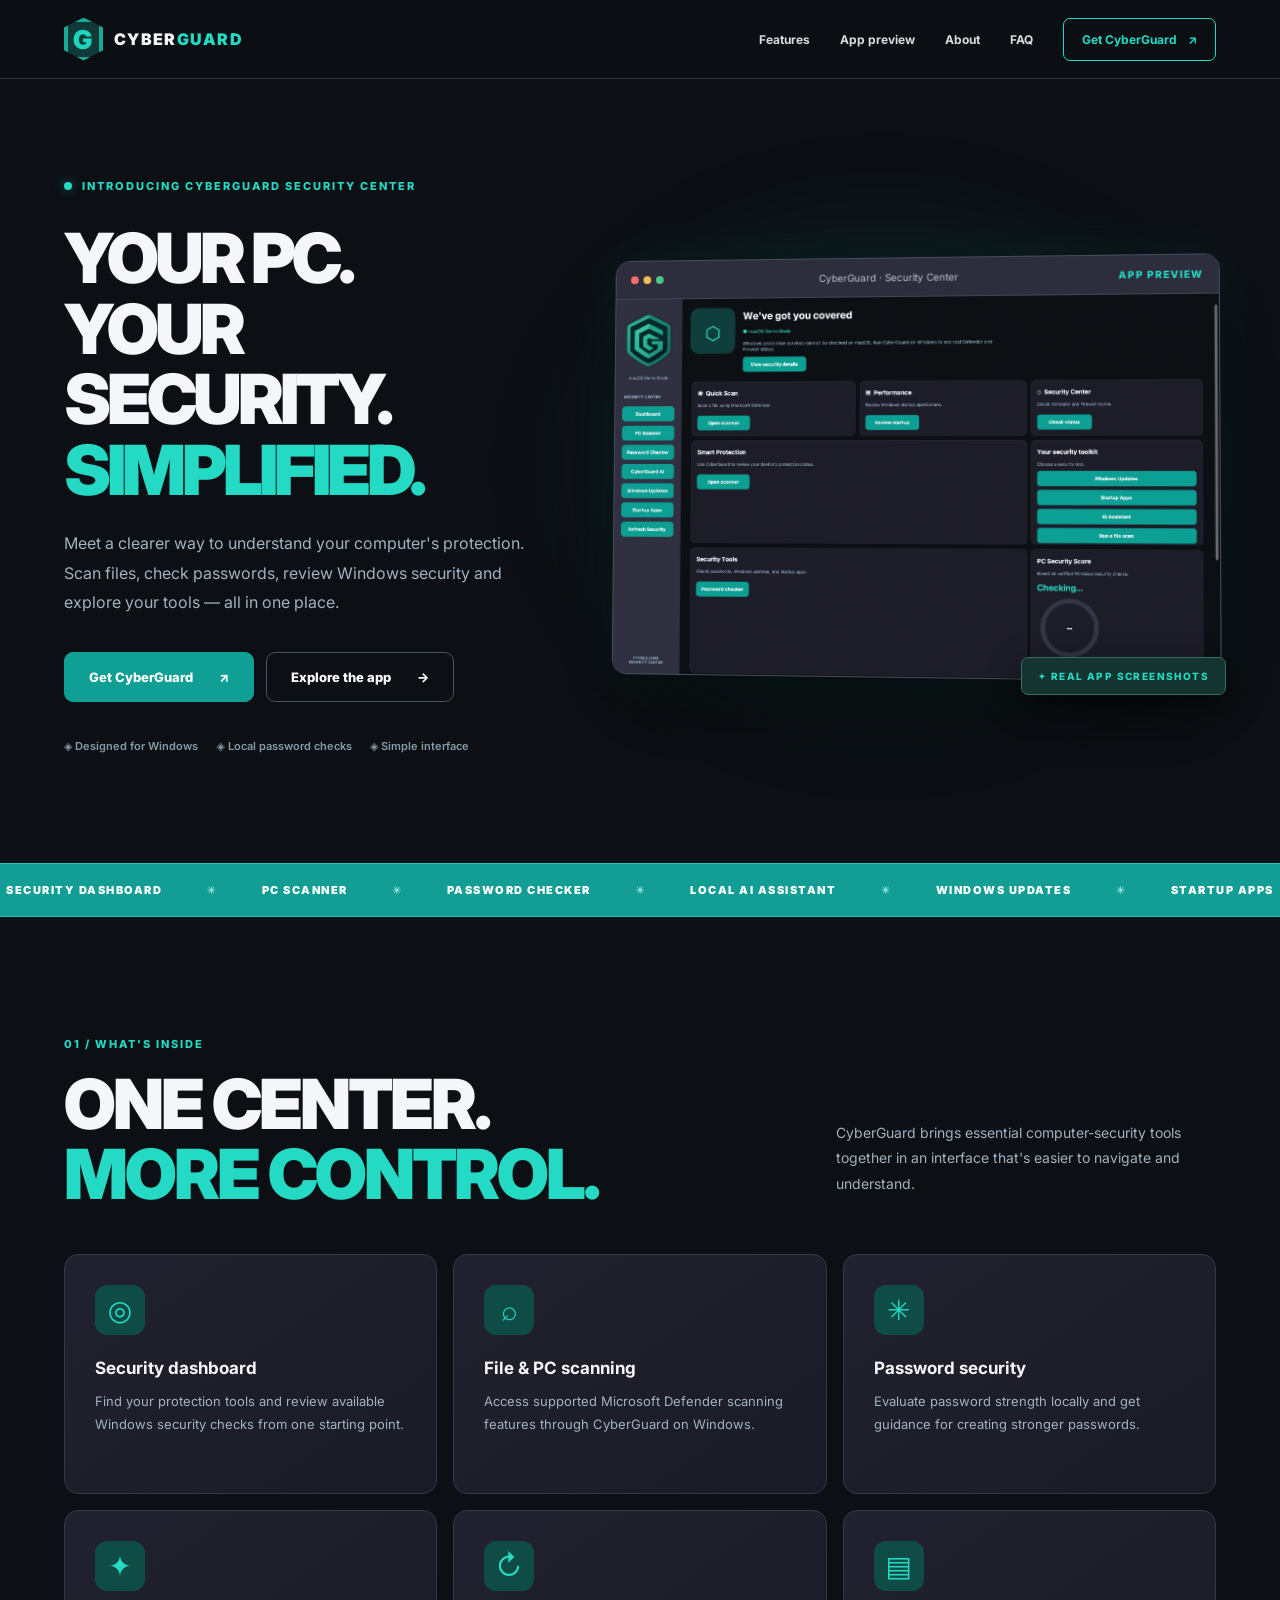
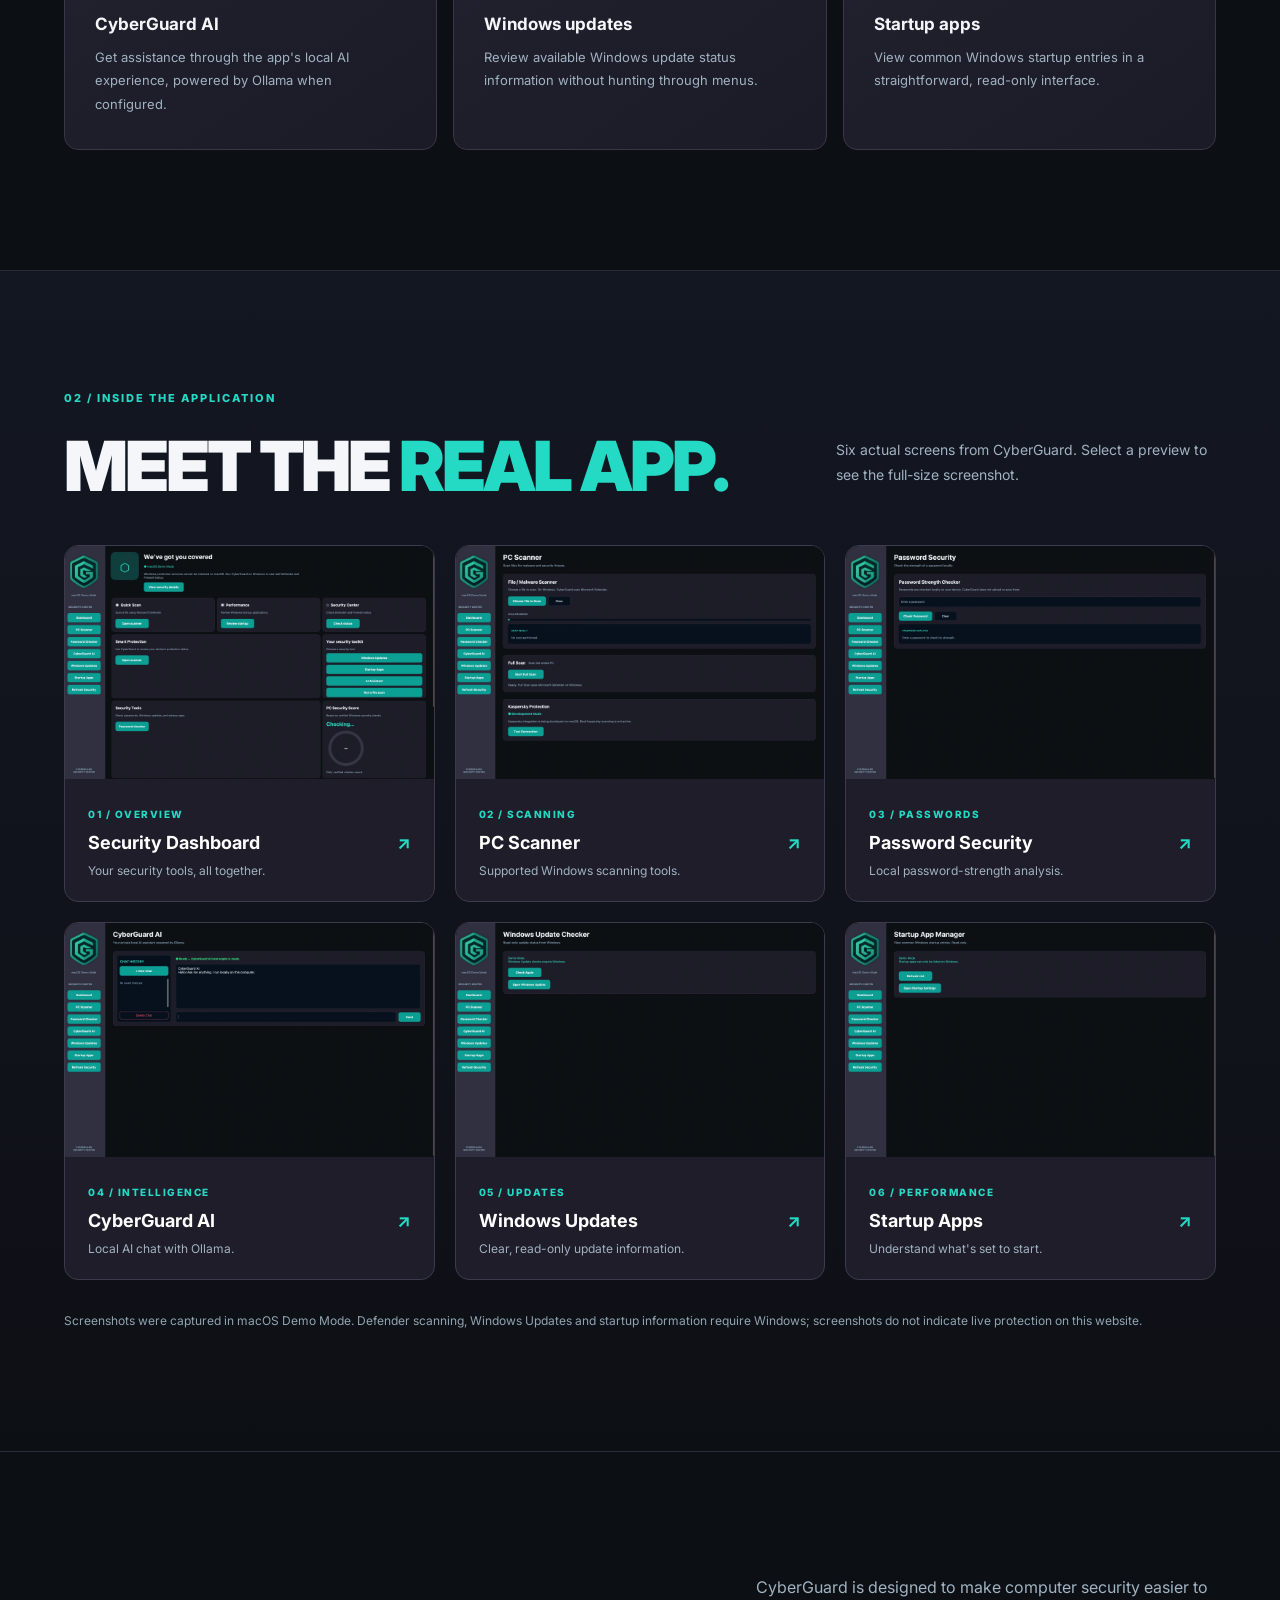
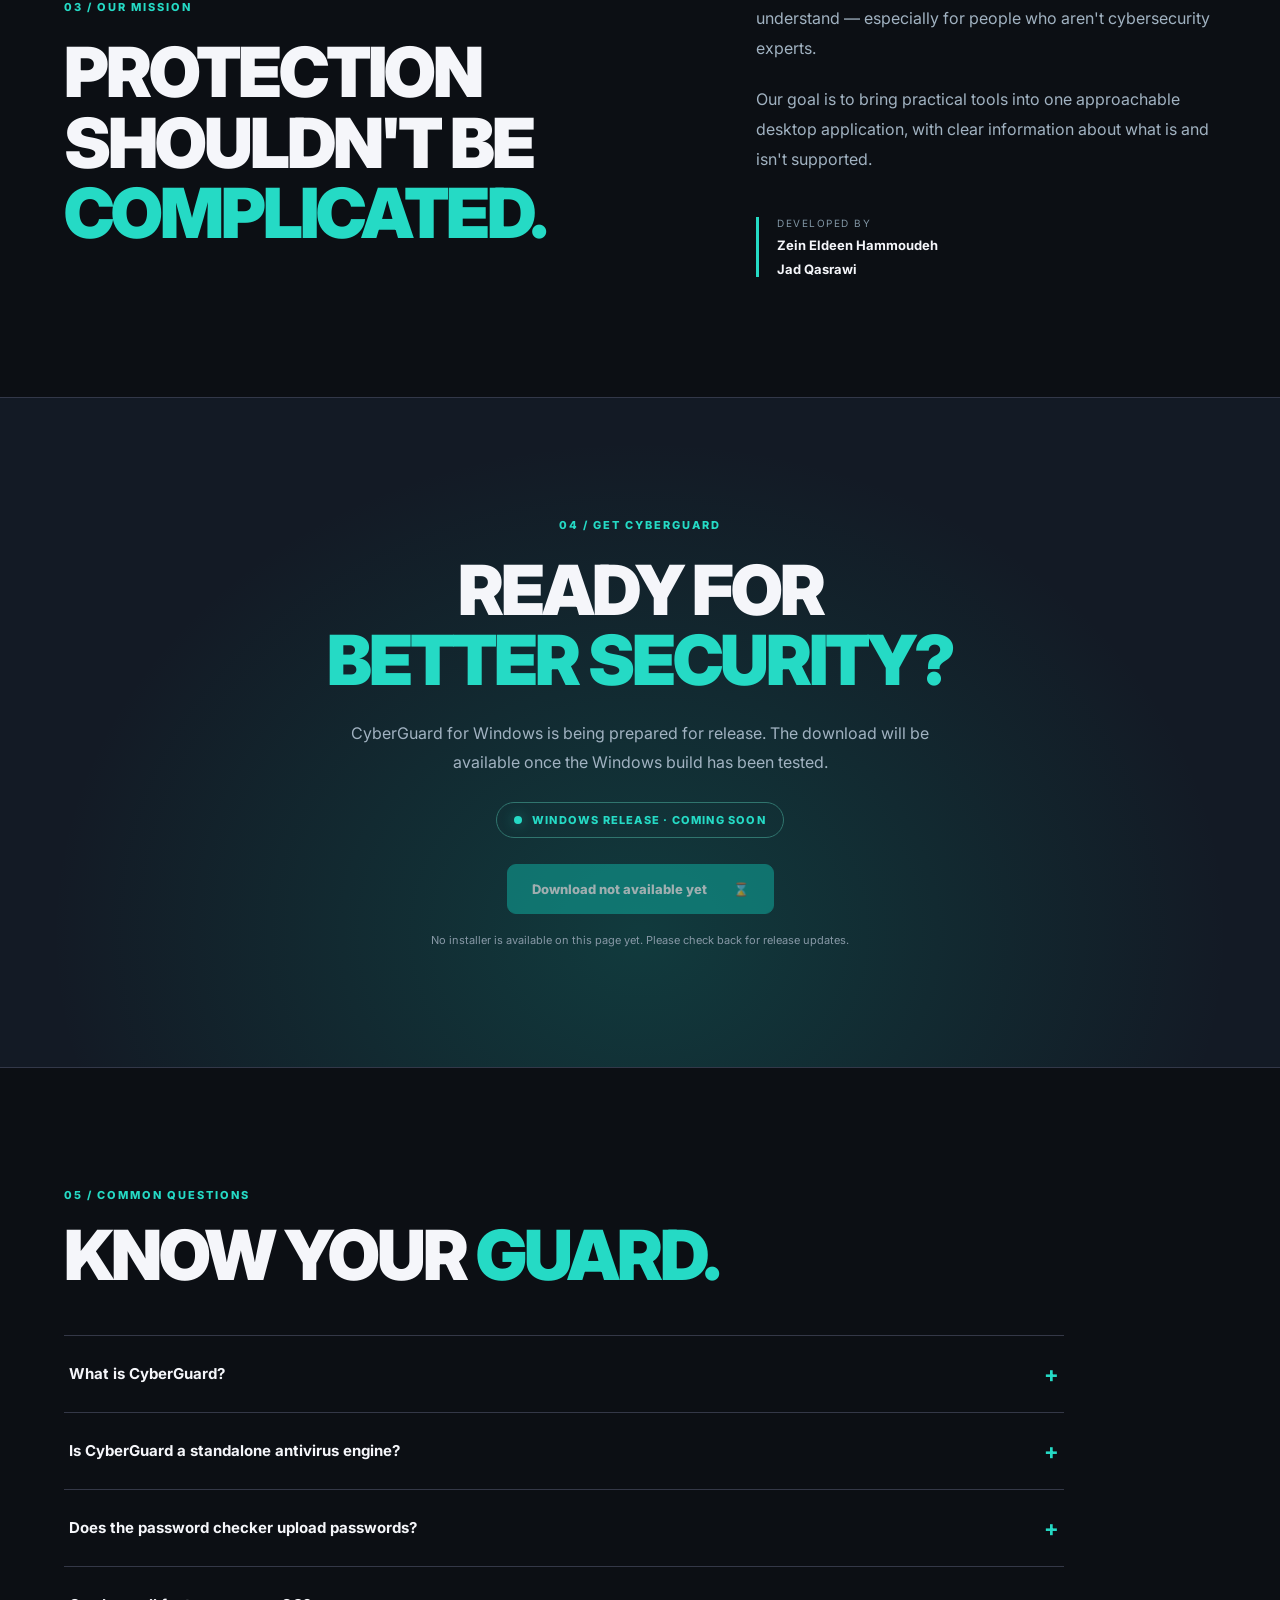
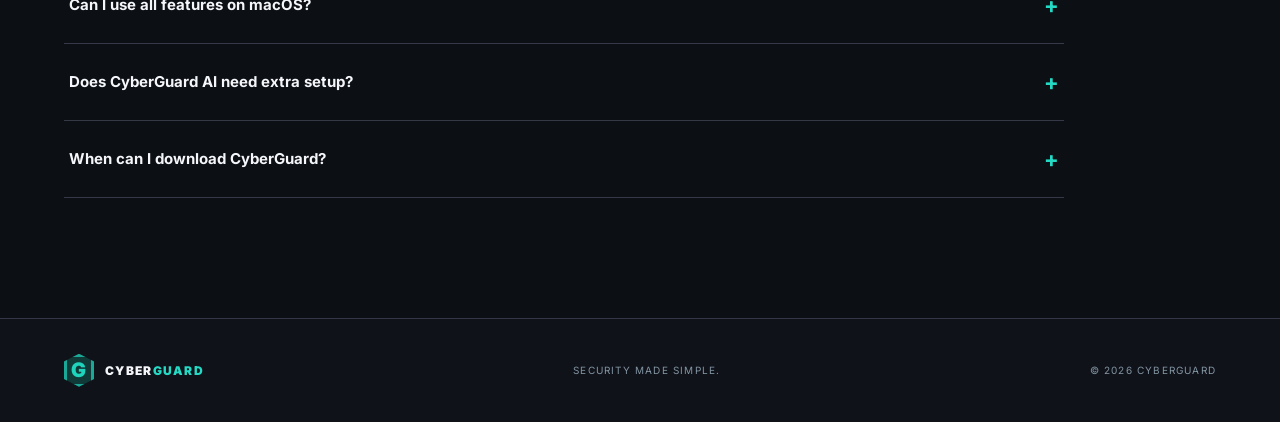
<file: index.html>
<!doctype html>
<html lang="en">
<head>
  <meta charset="utf-8"><meta name="viewport" content="width=device-width, initial-scale=1">
  <meta name="theme-color" content="#0c0f14"><meta name="description" content="Meet CyberGuard, a simple Windows security center with scanning, password checking, security insights and a local AI assistant.">
  <title>CyberGuard — Security made simple</title>
  <link rel="stylesheet" href="style.css"><script src="script.js" defer></script>
</head>
<body>
  <header class="site-header" id="top"><div class="nav-wrap">
    <a href="#top" class="brand" aria-label="CyberGuard home"><span class="brand-mark" aria-hidden="true">G</span><span>CYBER<span class="brand-accent">GUARD</span></span></a>
    <button class="menu-toggle" aria-label="Open navigation" aria-expanded="false" aria-controls="primary-nav">☰</button>
    <nav id="primary-nav" aria-label="Main navigation"><a href="#features">Features</a><a href="#showcase">App preview</a><a href="#about">About</a><a href="#faq">FAQ</a><a class="nav-download" href="#download">Get CyberGuard <span>↗</span></a></nav>
  </div></header>
  <main>
    <section class="hero section-shell"><div class="hero-glow" aria-hidden="true"></div>
      <div class="hero-copy"><div class="eyebrow"><span class="status-dot"></span> INTRODUCING CYBERGUARD SECURITY CENTER</div>
        <h1>YOUR PC.<br>YOUR SECURITY.<br><span>SIMPLIFIED.</span></h1>
        <p class="hero-description">Meet a clearer way to understand your computer's protection. Scan files, check passwords, review Windows security and explore your tools — all in one place.</p>
        <div class="hero-actions"><a class="button primary" href="#download">Get CyberGuard <span>↗</span></a><a class="button secondary" href="#showcase">Explore the app <span>→</span></a></div>
        <div class="hero-meta"><span>◈ Designed for Windows</span><span>◈ Local password checks</span><span>◈ Simple interface</span></div>
      </div>
      <div class="hero-visual"><div class="window-chrome"><div class="window-bar"><span class="window-dots"><i></i><i></i><i></i></span><span>CyberGuard · Security Center</span><span class="window-label">APP PREVIEW</span></div><img src="assets/dashboard.webp" alt="Actual CyberGuard desktop dashboard with security cards and navigation" fetchpriority="high"></div><div class="float-tag">✦ REAL APP SCREENSHOTS</div></div>
    </section>
    <div class="ticker" aria-label="CyberGuard capabilities"><div>SECURITY DASHBOARD <b>✳</b> PC SCANNER <b>✳</b> PASSWORD CHECKER <b>✳</b> LOCAL AI ASSISTANT <b>✳</b> WINDOWS UPDATES <b>✳</b> STARTUP APPS</div></div>
    <section class="intro section-shell" id="features"><div class="section-label">01 / WHAT'S INSIDE</div><div class="section-heading"><h2>ONE CENTER.<br><span>MORE CONTROL.</span></h2><p>CyberGuard brings essential computer-security tools together in an interface that's easier to navigate and understand.</p></div>
      <div class="feature-grid"><article class="feature-card"><div class="feature-icon">◎</div><h3>Security dashboard</h3><p>Find your protection tools and review available Windows security checks from one starting point.</p></article><article class="feature-card"><div class="feature-icon">⌕</div><h3>File & PC scanning</h3><p>Access supported Microsoft Defender scanning features through CyberGuard on Windows.</p></article><article class="feature-card"><div class="feature-icon">✳</div><h3>Password security</h3><p>Evaluate password strength locally and get guidance for creating stronger passwords.</p></article><article class="feature-card"><div class="feature-icon">✦</div><h3>CyberGuard AI</h3><p>Get assistance through the app's local AI experience, powered by Ollama when configured.</p></article><article class="feature-card"><div class="feature-icon">↻</div><h3>Windows updates</h3><p>Review available Windows update status information without hunting through menus.</p></article><article class="feature-card"><div class="feature-icon">▤</div><h3>Startup apps</h3><p>View common Windows startup entries in a straightforward, read-only interface.</p></article></div>
    </section>
    <section class="showcase" id="showcase"><div class="section-shell"><div class="section-label">02 / INSIDE THE APPLICATION</div><div class="section-heading"><h2>MEET THE <span>REAL APP.</span></h2><p>Six actual screens from CyberGuard. Select a preview to see the full-size screenshot.</p></div>
      <div class="showcase-grid">
        <button class="screen-card featured" data-screen="dashboard" aria-label="View full-size dashboard screenshot"><div class="screen-image"><img src="assets/dashboard.webp" alt="CyberGuard dashboard screen" loading="lazy"></div><div class="screen-info"><span>01 / OVERVIEW</span><h3>Security Dashboard <b>↗</b></h3><p>Your security tools, all together.</p></div></button>
        <button class="screen-card" data-screen="scanner" aria-label="View full-size PC Scanner screenshot"><div class="screen-image"><img src="assets/scanner.webp" alt="CyberGuard PC scanner screen" loading="lazy"></div><div class="screen-info"><span>02 / SCANNING</span><h3>PC Scanner <b>↗</b></h3><p>Supported Windows scanning tools.</p></div></button>
        <button class="screen-card" data-screen="password" aria-label="View full-size password security screenshot"><div class="screen-image"><img src="assets/password.webp" alt="CyberGuard password strength checker screen" loading="lazy"></div><div class="screen-info"><span>03 / PASSWORDS</span><h3>Password Security <b>↗</b></h3><p>Local password-strength analysis.</p></div></button>
        <button class="screen-card" data-screen="ai" aria-label="View full-size CyberGuard AI screenshot"><div class="screen-image"><img src="assets/ai.webp" alt="CyberGuard AI chat screen" loading="lazy"></div><div class="screen-info"><span>04 / INTELLIGENCE</span><h3>CyberGuard AI <b>↗</b></h3><p>Local AI chat with Ollama.</p></div></button>
        <button class="screen-card" data-screen="updates" aria-label="View full-size Windows Updates screenshot"><div class="screen-image"><img src="assets/updates.webp" alt="CyberGuard Windows Update Checker screen" loading="lazy"></div><div class="screen-info"><span>05 / UPDATES</span><h3>Windows Updates <b>↗</b></h3><p>Clear, read-only update information.</p></div></button>
        <button class="screen-card" data-screen="startup" aria-label="View full-size Startup Apps screenshot"><div class="screen-image"><img src="assets/startup.webp" alt="CyberGuard Startup App Manager screen" loading="lazy"></div><div class="screen-info"><span>06 / PERFORMANCE</span><h3>Startup Apps <b>↗</b></h3><p>Understand what's set to start.</p></div></button>
      </div><p class="demo-note">Screenshots were captured in macOS Demo Mode. Defender scanning, Windows Updates and startup information require Windows; screenshots do not indicate live protection on this website.</p>
    </div></section>
    <section class="about section-shell" id="about"><div><div class="section-label">03 / OUR MISSION</div><h2>PROTECTION<br>SHOULDN'T BE<br><span>COMPLICATED.</span></h2></div><div class="about-side"><p>CyberGuard is designed to make computer security easier to understand — especially for people who aren't cybersecurity experts.</p><p>Our goal is to bring practical tools into one approachable desktop application, with clear information about what is and isn't supported.</p><div class="creator"><small>DEVELOPED BY</small><strong>Zein Eldeen Hammoudeh</strong><strong>Jad Qasrawi</strong></div></div></section>
    <section class="download-section" id="download"><div class="download-glow" aria-hidden="true"></div><div class="download-inner"><div class="section-label">04 / GET CYBERGUARD</div><h2>READY FOR<br><span>BETTER SECURITY?</span></h2><p>CyberGuard for Windows is being prepared for release. The download will be available once the Windows build has been tested.</p><div class="download-status"><span class="status-dot"></span> WINDOWS RELEASE · COMING SOON</div><button class="button primary disabled-download" type="button" disabled aria-disabled="true">Download not available yet <span>⌛</span></button><small>No installer is available on this page yet. Please check back for release updates.</small></div></section>
    <section class="faq section-shell" id="faq"><div class="section-label">05 / COMMON QUESTIONS</div><div class="section-heading"><h2>KNOW YOUR <span>GUARD.</span></h2></div><div class="faq-list"><details><summary>What is CyberGuard?<span>+</span></summary><p>CyberGuard is a desktop security center that brings scanning, password-strength checking, Windows status tools and an optional local AI assistant into one interface.</p></details><details><summary>Is CyberGuard a standalone antivirus engine?<span>+</span></summary><p>No. CyberGuard uses supported Microsoft Defender functionality for Windows scans. It is not a replacement for an antivirus engine.</p></details><details><summary>Does the password checker upload passwords?<span>+</span></summary><p>The app's password-strength checker is designed to run locally without uploading or saving the entered password.</p></details><details><summary>Can I use all features on macOS?<span>+</span></summary><p>No. The screenshots shown here were captured in macOS Demo Mode. Windows-specific security checks and scanning require Windows.</p></details><details><summary>Does CyberGuard AI need extra setup?<span>+</span></summary><p>The local AI assistant uses Ollama and requires the relevant local setup and model to be available.</p></details><details><summary>When can I download CyberGuard?<span>+</span></summary><p>The Windows installer is not yet published. The download section will be updated after testing is complete.</p></details></div></section>
  </main>
  <footer><div class="footer-inner"><a href="#top" class="brand"><span class="brand-mark">G</span><span>CYBER<span class="brand-accent">GUARD</span></span></a><span>SECURITY MADE SIMPLE.</span><span>© 2026 CYBERGUARD</span></div></footer>
  <dialog class="lightbox" id="lightbox" aria-label="App screenshot preview"><div class="lightbox-top"><strong id="lightbox-title">App preview</strong><button type="button" id="close-lightbox" aria-label="Close screenshot">✕</button></div><img id="lightbox-img" src="assets/dashboard.webp" alt="Full-size CyberGuard app screenshot"><div class="lightbox-bottom"><button type="button" id="prev-screen">← Previous</button><span id="lightbox-count">1 / 6</span><button type="button" id="next-screen">Next →</button></div></dialog>
</body></html>
</file>
<file: style.css>
@import url('https://fonts.googleapis.com/css2?family=Inter:wght@400;500;600;700;800;900&display=swap');
:root{--bg:#0c0f14;--card:#1e1d29;--card2:#242331;--line:#373747;--teal:#17b8a9;--bright:#25dac5;--text:#f5f6fa;--muted:#a1b2c1}*{box-sizing:border-box}html{scroll-behavior:smooth;scroll-padding-top:100px}body{margin:0;background:var(--bg);color:var(--text);font-family:Inter,system-ui,sans-serif;-webkit-font-smoothing:antialiased}button,a{font:inherit}a{color:inherit;text-decoration:none}button{cursor:pointer}button:focus-visible,a:focus-visible,summary:focus-visible{outline:3px solid var(--bright);outline-offset:4px}img{max-width:100%;display:block}.section-shell{max-width:1440px;margin:auto;padding-left:5vw;padding-right:5vw}.site-header{position:sticky;top:0;z-index:40;background:#0c0f14f2;border-bottom:1px solid #343341;backdrop-filter:blur(16px)}.nav-wrap{max-width:1540px;margin:auto;min-height:78px;padding:0 5vw;display:flex;align-items:center;justify-content:space-between;gap:30px}.brand{display:inline-flex;align-items:center;gap:11px;font-size:16px;font-weight:900;letter-spacing:1.3px;white-space:nowrap}.brand-accent{color:var(--bright)}.brand-mark{width:39px;height:43px;display:grid;place-items:center;color:#1fd4bc;font-weight:900;font-size:26px;border:4px solid #1aa996;clip-path:polygon(50% 0,100% 23%,100% 76%,50% 100%,0 76%,0 23%);background:#103a37}.site-header nav{display:flex;align-items:center;gap:30px}.site-header nav a{font-size:12px;font-weight:700;color:#d7dce3;transition:color .2s}.site-header nav a:hover{color:var(--bright)}.site-header nav .nav-download{border:1px solid var(--bright);color:var(--bright);padding:13px 18px;border-radius:7px}.nav-download span{margin-left:8px}.menu-toggle{display:none;color:white;background:transparent;border:0;font-size:26px}.hero{position:relative;min-height:740px;display:grid;grid-template-columns:.88fr 1.12fr;align-items:center;gap:5vw;padding-top:100px;padding-bottom:110px;isolation:isolate}.hero-glow{position:absolute;right:0;top:7%;width:62%;height:85%;z-index:-1;background:radial-gradient(ellipse,#13695a42,transparent 65%);filter:blur(30px)}.eyebrow,.section-label{color:var(--bright);font-size:11px;font-weight:800;letter-spacing:2px}.eyebrow{display:flex;align-items:center;gap:10px}.status-dot{display:inline-block;flex:none;width:8px;height:8px;border-radius:50%;background:var(--bright);box-shadow:0 0 13px #25dac578}.hero h1{font-size:clamp(46px,5.4vw,88px);line-height:1.02;letter-spacing:-4px;margin:30px 0 24px;font-weight:900}.hero h1 span,.section-heading h2 span,.about h2 span,.download-inner h2 span{color:var(--bright)}.hero-description{font-size:16px;line-height:1.85;color:var(--muted);max-width:540px}.hero-actions{display:flex;gap:12px;flex-wrap:wrap;margin-top:34px}.button{display:inline-flex;align-items:center;justify-content:center;gap:26px;padding:16px 24px;font-size:13px;font-weight:800;border-radius:9px;transition:transform .2s,background .2s}.button:hover:not(:disabled){transform:translateY(-3px)}.primary{color:white;background:#109f94;border:1px solid #109f94}.primary:hover{background:#0cc4b5}.secondary{background:transparent;border:1px solid #4a5360;color:white}.secondary:hover{background:#222633}.hero-meta{display:flex;flex-wrap:wrap;gap:18px;margin-top:37px;color:#849caa;font-size:11px;font-weight:600}.hero-visual{position:relative;min-width:0}.window-chrome{overflow:hidden;border:1px solid #4b4b60;border-radius:15px;box-shadow:0 32px 90px #0009,0 0 60px #1eb9a31c;background:#171821;transform:perspective(1400px) rotateY(-5deg) rotateX(2deg)}.window-chrome img{width:100%;aspect-ratio:1.6;object-fit:cover;object-position:top}.window-bar{height:39px;background:#2d2d3c;border-bottom:1px solid #454457;display:flex;align-items:center;justify-content:space-between;gap:12px;padding:0 15px;font-size:10px;color:#c0c1cb}.window-dots{display:flex;gap:5px}.window-dots i{height:8px;width:8px;border-radius:50%;background:#ff6e6e}.window-dots i:nth-child(2){background:#f7bd52}.window-dots i:nth-child(3){background:#47c984}.window-label{color:var(--bright);font-weight:800;letter-spacing:1px}.float-tag{position:absolute;bottom:-19px;right:-10px;border:1px solid #3b6b67;background:#14342f;color:var(--bright);border-radius:7px;padding:12px 16px;font-size:10px;font-weight:800;letter-spacing:1.4px;box-shadow:0 10px 30px #0008}.ticker{overflow:hidden;background:#129e94;border-top:1px solid #27c4b8;border-bottom:1px solid #27c4b8;padding:19px 0}.ticker div{width:max-content;min-width:100%;display:flex;justify-content:space-around;gap:32px;white-space:nowrap;color:#fff;font-size:11px;font-weight:900;letter-spacing:1.5px}.ticker b{color:#c2fff5}.intro,.showcase,.about,.faq{padding-top:120px;padding-bottom:120px}.section-heading{display:flex;align-items:end;justify-content:space-between;gap:50px;margin:18px 0 44px}.section-heading h2,.about h2,.download-inner h2{font-size:clamp(40px,5.4vw,76px);line-height:1.02;letter-spacing:-3px;font-weight:900;margin:0}.section-heading p{max-width:380px;color:var(--muted);line-height:1.8;font-size:14px}.feature-grid{display:grid;grid-template-columns:repeat(3,1fr);gap:16px}.feature-card{background:linear-gradient(145deg,#22212f,#1a1b26);border:1px solid var(--line);border-radius:14px;padding:30px;min-height:240px;transition:border-color .2s,transform .2s}.feature-card:hover{border-color:#218d84;transform:translateY(-4px)}.feature-icon{display:grid;place-items:center;width:50px;height:50px;background:#104c46;color:var(--bright);font-size:28px;border-radius:12px;margin-bottom:23px}.feature-card h3{font-size:17px;margin:0 0 12px}.feature-card p{color:var(--muted);font-size:13px;line-height:1.8;margin:0}.showcase{background:linear-gradient(180deg,#131722,#101219 70%,#0c0f14);border-top:1px solid #292b38;border-bottom:1px solid #292b38}.showcase-grid{display:grid;grid-template-columns:repeat(3,minmax(0,1fr));gap:20px}.screen-card{display:block;text-align:left;padding:0;border:1px solid #3c3b4d;border-radius:14px;overflow:hidden;background:#1e1d29;color:white;transition:transform .25s,border-color .25s;min-width:0}.screen-card:hover{transform:translateY(-5px);border-color:var(--bright)}.screen-image{overflow:hidden;background:#0b0e14;aspect-ratio:1.58;display:flex;align-items:center}.screen-image img{width:100%;height:100%;object-fit:cover;object-position:top;transition:transform .35s}.screen-card:hover img{transform:scale(1.045)}.screen-info{padding:23px}.screen-info>span{color:var(--bright);font-size:10px;font-weight:800;letter-spacing:1.5px}.screen-info h3{font-size:18px;margin:10px 0}.screen-info h3 b{float:right;color:var(--bright)}.screen-info p{font-size:12px;color:var(--muted);margin:0}.demo-note{margin:30px 0 0;font-size:12px;color:#90a4b1;line-height:1.8}.about{display:grid;grid-template-columns:1.15fr .85fr;gap:70px;align-items:center}.about h2{margin-top:23px}.about-side>p{font-size:16px;line-height:1.9;color:var(--muted);margin:0 0 20px}.creator{border-left:3px solid var(--bright);padding-left:18px;margin-top:42px;display:flex;flex-direction:column;gap:8px}.creator small{color:#8095a4;letter-spacing:1.5px;font-size:10px}.creator strong{font-size:13px}.download-section{position:relative;overflow:hidden;background:#131a25;border-top:1px solid #333849;border-bottom:1px solid #333849;padding:120px 5vw;text-align:center}.download-glow{position:absolute;inset:0;background:radial-gradient(ellipse at 50% 80%,#0b978342,transparent 65%);pointer-events:none}.download-inner{position:relative;max-width:800px;margin:auto}.download-inner h2{margin:23px 0}.download-inner>p{max-width:610px;margin:0 auto 26px;color:var(--muted);line-height:1.8}.download-status{display:inline-flex;align-items:center;gap:10px;padding:10px 17px;border:1px solid #30756e;border-radius:99px;color:var(--bright);font-size:11px;font-weight:800;letter-spacing:1.2px;margin-bottom:26px}.disabled-download{display:flex;margin:0 auto;width:max-content;max-width:100%;opacity:.6;cursor:not-allowed}.download-inner>small{display:block;margin-top:19px;color:#8798a6;font-size:11px}.faq-list{max-width:1000px}.faq details{border-top:1px solid #343847}.faq details:last-child{border-bottom:1px solid #343847}.faq summary{display:flex;justify-content:space-between;align-items:center;gap:20px;list-style:none;padding:25px 5px;cursor:pointer;font-size:15px;font-weight:700}.faq summary::-webkit-details-marker{display:none}.faq summary span{color:var(--bright);font-size:22px}.faq details[open] summary span{transform:rotate(45deg)}.faq details p{margin:0;max-width:750px;padding:0 5px 25px;color:var(--muted);font-size:14px;line-height:1.8}footer{background:#10121a;border-top:1px solid #333746}.footer-inner{max-width:1440px;margin:auto;display:flex;align-items:center;justify-content:space-between;gap:20px;padding:35px 5vw}.footer-inner>span{font-size:10px;letter-spacing:1.2px;color:#8295a2}.footer-inner .brand{font-size:12px}.footer-inner .brand-mark{width:30px;height:33px;font-size:20px;border-width:3px}.lightbox{border:1px solid #4a4b60;border-radius:15px;background:#171824;color:white;padding:0;width:min(1300px,94vw);max-height:94vh;box-shadow:0 25px 100px #000c}.lightbox::backdrop{background:#000d;backdrop-filter:blur(6px)}.lightbox-top,.lightbox-bottom{display:flex;justify-content:space-between;align-items:center;gap:15px;padding:14px 20px}.lightbox-top{border-bottom:1px solid #383a4a}.lightbox-top strong{font-size:14px}.lightbox-top button,.lightbox-bottom button{border:1px solid #41485a;background:#222634;color:white;border-radius:7px;padding:9px 13px}.lightbox img{width:100%;max-height:calc(94vh - 125px);object-fit:contain;background:#0c0f14}.lightbox-bottom{border-top:1px solid #383a4a;font-size:12px;color:#9faeb9}@media(max-width:1050px){.hero{grid-template-columns:1fr;padding-top:80px}.hero-copy{max-width:740px}.hero-visual{max-width:850px}.feature-grid,.showcase-grid{grid-template-columns:repeat(2,minmax(0,1fr))}.site-header nav{gap:15px}.section-heading{align-items:start}}@media(max-width:700px){.nav-wrap{min-height:70px}.menu-toggle{display:block}.site-header nav{display:none;position:absolute;top:70px;left:0;right:0;background:#141722;padding:20px 5vw 25px;flex-direction:column;align-items:stretch;border-bottom:1px solid #3a4050}.site-header nav.open{display:flex}.site-header nav a{padding:8px 0}.site-header nav .nav-download{padding:14px}.hero{min-height:auto;padding-top:65px;padding-bottom:85px}.hero h1{font-size:clamp(43px,11vw,70px);letter-spacing:-2.5px}.hero-description{font-size:14px}.window-chrome{transform:none}.window-bar{font-size:9px}.window-label{display:none}.float-tag{right:0}.ticker div{font-size:9px}.intro,.showcase,.about,.faq{padding-top:80px;padding-bottom:80px}.section-heading{display:block}.section-heading h2,.about h2,.download-inner h2{letter-spacing:-2px}.section-heading p{margin-top:22px}.feature-grid,.showcase-grid{grid-template-columns:1fr}.feature-card{min-height:auto}.about{grid-template-columns:1fr;gap:28px}.download-section{padding-top:90px;padding-bottom:90px}.footer-inner{flex-direction:column;text-align:center}.hero-meta{gap:10px}.screen-image{aspect-ratio:1.7}}@media(prefers-reduced-motion:reduce){html{scroll-behavior:auto}*,*:before,*:after{transition:none!important;animation:none!important}}
</file>
